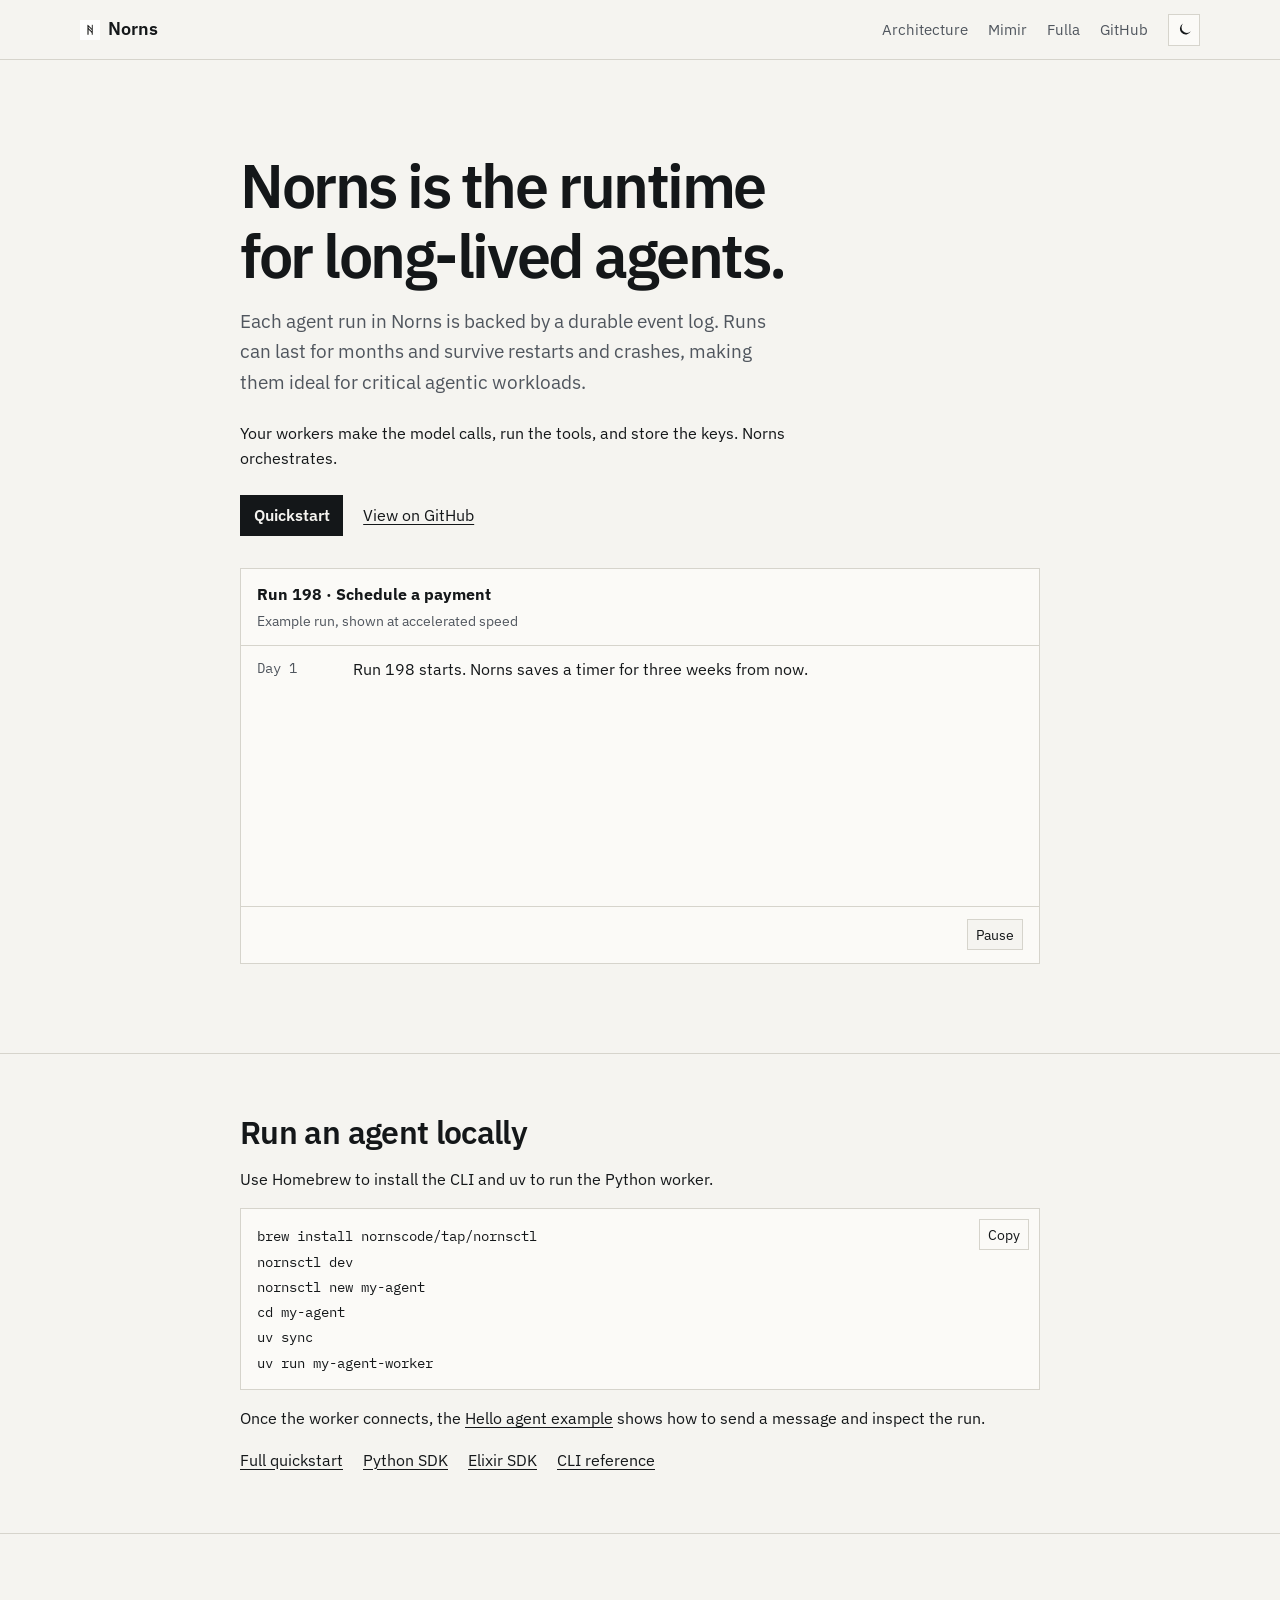
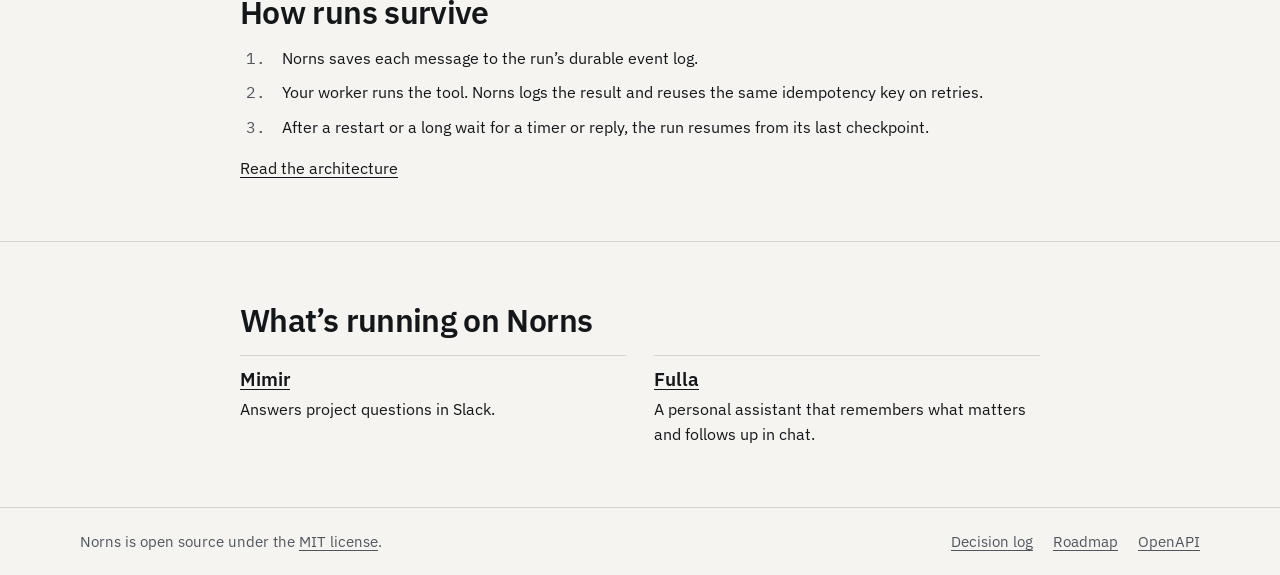
<file: index.html>
<!doctype html>
<html lang="en">
  <head>
    <meta charset="utf-8" />
    <meta name="viewport" content="width=device-width, initial-scale=1" />
    <title>Norns — The runtime for long-lived agents</title>
    <meta
      name="description"
      content="Norns is the open-source runtime for long-lived agents. Runs can wait for timers or replies and resume after workers disconnect or the runtime restarts."
    />
    <meta name="color-scheme" content="dark light" />
    <meta name="theme-color" content="#0b0d10" media="(prefers-color-scheme: dark)" />
    <meta name="theme-color" content="#f5f4f0" media="(prefers-color-scheme: light)" />

    <script>
      // Set theme before first paint to avoid flash-of-wrong-theme.
      (function () {
        try {
          var saved = localStorage.getItem("norns-theme");
          var prefersLight =
            window.matchMedia &&
            window.matchMedia("(prefers-color-scheme: light)").matches;
          document.documentElement.dataset.theme =
            saved || (prefersLight ? "light" : "dark");
        } catch (_) {
          document.documentElement.dataset.theme = "dark";
        }
      })();
    </script>

    <link rel="preconnect" href="https://fonts.googleapis.com" />
    <link rel="preconnect" href="https://fonts.gstatic.com" crossorigin />
    <link
      rel="stylesheet"
      href="https://fonts.googleapis.com/css2?family=IBM+Plex+Mono:wght@400;500&family=IBM+Plex+Sans:wght@400;500;600;700&display=swap"
    />

    <link rel="canonical" href="https://nornscode.com/" />

    <meta property="og:type" content="website" />
    <meta property="og:site_name" content="Norns" />
    <meta property="og:locale" content="en_US" />
    <meta property="og:url" content="https://nornscode.com/" />
    <meta property="og:title" content="Norns — The runtime for long-lived agents" />
    <meta
      property="og:description"
      content="Norns is the open-source runtime for long-lived agents. Runs can wait for timers or replies and resume after workers disconnect or the runtime restarts."
    />
    <meta property="og:image" content="https://nornscode.com/assets/og.png" />
    <meta property="og:image:secure_url" content="https://nornscode.com/assets/og.png" />
    <meta property="og:image:type" content="image/png" />
    <meta property="og:image:width" content="1200" />
    <meta property="og:image:height" content="630" />
    <meta
      property="og:image:alt"
      content="Norns run 189 finishes after 1 hour and 47 minutes without a worker."
    />

    <meta name="twitter:card" content="summary_large_image" />
    <meta name="twitter:title" content="Norns — The runtime for long-lived agents" />
    <meta
      name="twitter:description"
      content="Norns is the open-source runtime for long-lived agents. Runs can wait for timers or replies and resume after workers disconnect or the runtime restarts."
    />
    <meta name="twitter:image" content="https://nornscode.com/assets/og.png" />
    <meta
      name="twitter:image:alt"
      content="Norns run 189 finishes after 1 hour and 47 minutes without a worker."
    />

    <link rel="icon" href="/assets/norns-logo.png" type="image/png" />
    <link rel="stylesheet" href="/styles.css?v=runtime-hero-3" />

    <!-- Privacy-friendly analytics by Plausible -->
    <script
      async
      src="https://plausible.io/js/pa-_JMyf24UGkslu-gDfceR3.js"
    ></script>
    <script>
      window.plausible =
        window.plausible ||
        function () {
          (plausible.q = plausible.q || []).push(arguments);
        };
      plausible.init =
        plausible.init ||
        function (i) {
          plausible.o = i || {};
        };
      plausible.init();
    </script>
  </head>
  <body>
    <a class="skip" href="#main">Skip to content</a>

    <header class="nav" aria-label="Primary">
      <div class="wrap nav__inner">
        <a class="nav__brand" href="/" aria-label="Norns home">
          <img class="nav__logo" src="/assets/norns-logo.png" alt="" aria-hidden="true" />
          <span class="nav__wordmark">Norns</span>
        </a>
        <nav class="nav__links" aria-label="Resources">
          <a href="https://github.com/nornscode/norns/blob/main/docs/architecture.md">Architecture</a>
          <a href="/mimir/">Mimir</a>
          <a href="/fulla/">Fulla</a>
          <a href="https://github.com/nornscode/norns">GitHub</a>
          <button
            type="button"
            class="theme-toggle"
            data-theme-toggle
            aria-label="Toggle color theme"
            title="Toggle theme"
          >
            <svg class="theme-toggle__sun" aria-hidden="true" viewBox="0 0 16 16" fill="none" stroke="currentColor" stroke-width="1.4" stroke-linecap="round">
              <circle cx="8" cy="8" r="3" />
              <path d="M8 1.5v1.8M8 12.7v1.8M14.5 8h-1.8M3.3 8H1.5M12.6 3.4l-1.3 1.3M4.7 11.3l-1.3 1.3M12.6 12.6l-1.3-1.3M4.7 4.7L3.4 3.4" />
            </svg>
            <svg class="theme-toggle__moon" aria-hidden="true" viewBox="0 0 16 16" fill="currentColor">
              <path d="M6.8 1.8a6.4 6.4 0 108.6 8.6 5.3 5.3 0 01-8.6-8.6z" />
            </svg>
          </button>
        </nav>
      </div>
    </header>

    <main id="main">
      <section class="hero hero--home">
        <div class="wrap">
          <h1>Norns is the runtime for long-lived agents.</h1>
          <p class="lede">
            Each agent run in Norns is backed by a durable event log. Runs can last
            for months and survive restarts and crashes, making them ideal for
            critical agentic workloads.
          </p>
          <p class="hero__workers">Your workers make the model calls, run the tools, and store the keys. Norns orchestrates.</p>
          <div class="links">
            <a class="primary" href="#setup-heading">Quickstart</a>
            <a href="https://github.com/nornscode/norns">View on GitHub</a>
          </div>
          <figure class="panel run-trace" data-reminder-demo>
            <figcaption>
              <strong>Run 198 · Schedule a payment</strong>
              <span>Example run, shown at accelerated speed</span>
            </figcaption>
            <ol aria-label="Run events">
              <li data-reminder-step><code>Day 1</code><span>Run 198 starts. Norns saves a timer for three weeks from now.</span></li>
              <li data-reminder-step><code>+3 weeks</code><span>The timer fires. The agent wakes and requests a payment.</span></li>
              <li data-reminder-step><code>Worker A</code><span>The payment service accepts the charge. The worker crashes before reporting the result.</span></li>
              <li data-reminder-step><code>Worker B</code><span>A new worker connects. Norns resends the pending tool call with the same idempotency key.</span></li>
              <li data-reminder-step><code>Complete</code><span>The payment service returns the original receipt. Norns records it. One charge, one completed run.</span></li>
            </ol>
            <div class="panel-foot reminder__controls" hidden>
              <button type="button" data-reminder-play>Replay</button>
            </div>
          </figure>
        </div>
      </section>

      <section class="section" aria-labelledby="setup-heading">
        <div class="wrap content">
          <h2 id="setup-heading">Run an agent locally</h2>
          <p>Use Homebrew to install the CLI and uv to run the Python worker.</p>
          <div class="panel setup">
            <pre><code id="setup-commands">brew install nornscode/tap/nornsctl
nornsctl dev
nornsctl new my-agent
cd my-agent
uv sync
uv run my-agent-worker</code></pre>
            <button class="install__copy" type="button" data-copy-target="#setup-commands" aria-label="Copy setup commands">
              <span class="install__copy-default" aria-hidden="true">Copy</span>
              <span class="install__copy-done" aria-hidden="true">Copied</span>
            </button>
          </div>
          <p>Once the worker connects, the <a href="https://github.com/nornscode/norns-hello-agent">Hello agent example</a> shows how to send a message and inspect the run.</p>
          <div class="links">
            <a href="https://github.com/nornscode/norns#get-started">Full quickstart</a>
            <a href="https://github.com/nornscode/norns-sdk-python">Python SDK</a>
            <a href="https://github.com/nornscode/norns-sdk-elixir">Elixir SDK</a>
            <a href="https://github.com/nornscode/nornsctl">CLI reference</a>
          </div>
        </div>
      </section>

      <section class="section" id="system-heading" aria-labelledby="architecture-heading">
        <div class="wrap content">
          <h2 id="architecture-heading">How runs survive</h2>
          <ol class="run-steps" id="log-heading">
            <li>Norns saves each message to the run’s durable event log.</li>
            <li>Your worker runs the tool. Norns logs the result and reuses the same idempotency key on retries.</li>
            <li>After a restart or a long wait for a timer or reply, the run resumes from its last checkpoint.</li>
          </ol>
          <a href="https://github.com/nornscode/norns/blob/main/docs/architecture.md">Read the architecture</a>
        </div>
      </section>

      <section class="section" id="record-heading" aria-labelledby="examples-heading">
        <div class="wrap content">
          <h2 id="examples-heading">What’s running on Norns</h2>
          <div class="examples">
            <article>
              <h3><a href="/mimir/">Mimir</a></h3>
              <p>Answers project questions in Slack.</p>
            </article>
            <article>
              <h3><a href="/fulla/">Fulla</a></h3>
              <p>A personal assistant that remembers what matters and follows up in chat.</p>
            </article>
          </div>
        </div>
      </section>
    </main>

    <footer class="footer">
      <div class="wrap footer__inner">
        <p>Norns is open source under the <a href="https://github.com/nornscode/norns/blob/main/LICENSE">MIT license</a>.</p>
        <nav aria-label="Project resources">
          <a href="https://github.com/nornscode/norns/blob/main/docs/decision-log.md">Decision log</a>
          <a href="https://github.com/nornscode/norns/blob/main/docs/roadmap.md">Roadmap</a>
          <a href="https://github.com/nornscode/norns/blob/main/openapi.yaml">OpenAPI</a>
        </nav>
      </div>
    </footer>

    <script src="/script.js" defer></script>
  </body>
</html>
</file>
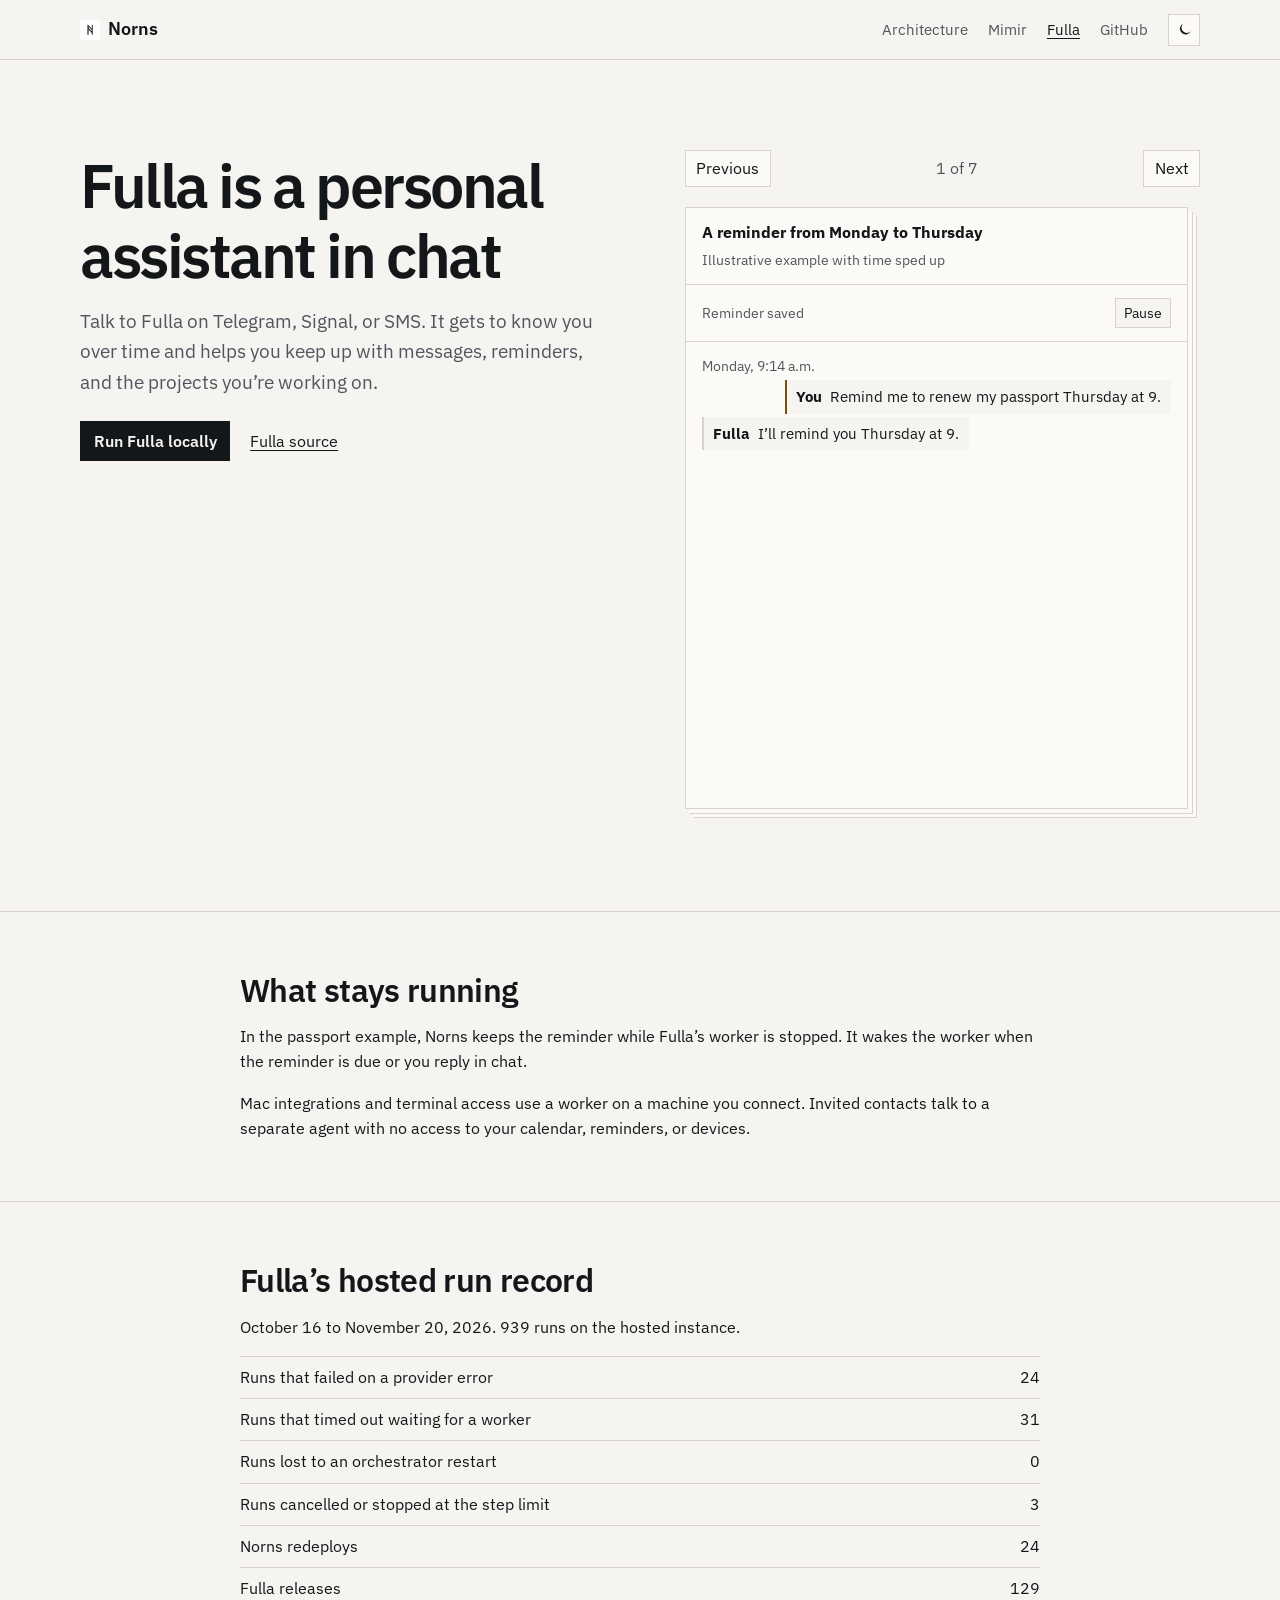
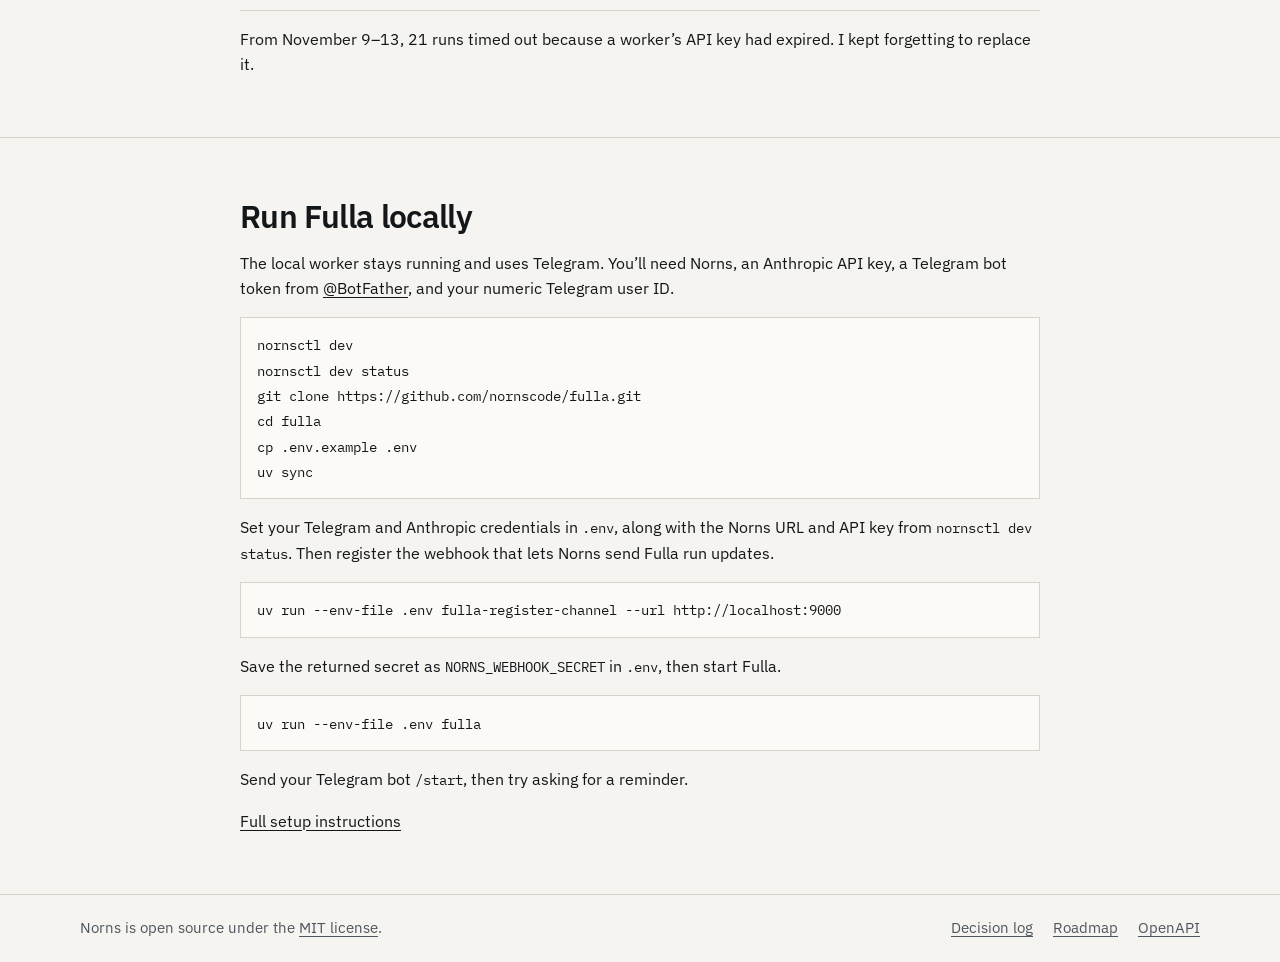
<file: fulla/index.html>
<!doctype html>
<html lang="en">
  <head>
    <meta charset="utf-8" />
    <meta name="viewport" content="width=device-width, initial-scale=1" />
    <title>Fulla — A personal assistant in chat</title>
    <meta
      name="description"
      content="Fulla remembers what matters to you, follows up on messages and reminders, and helps with your home and coding work from chat."
    />
    <meta name="color-scheme" content="dark light" />
    <meta name="theme-color" content="#0b0d10" media="(prefers-color-scheme: dark)" />
    <meta name="theme-color" content="#f5f4f0" media="(prefers-color-scheme: light)" />

    <script>
      (function () {
        try {
          var saved = localStorage.getItem("norns-theme");
          var prefersLight =
            window.matchMedia &&
            window.matchMedia("(prefers-color-scheme: light)").matches;
          document.documentElement.dataset.theme =
            saved || (prefersLight ? "light" : "dark");
        } catch (_) {
          document.documentElement.dataset.theme = "dark";
        }
      })();
    </script>

    <link rel="preconnect" href="https://fonts.googleapis.com" />
    <link rel="preconnect" href="https://fonts.gstatic.com" crossorigin />
    <link
      rel="stylesheet"
      href="https://fonts.googleapis.com/css2?family=IBM+Plex+Mono:wght@400;500&family=IBM+Plex+Sans:wght@400;500;600&display=swap"
    />

    <link rel="canonical" href="https://nornscode.com/fulla/" />

    <meta property="og:type" content="website" />
    <meta property="og:site_name" content="Norns" />
    <meta property="og:locale" content="en_US" />
    <meta property="og:url" content="https://nornscode.com/fulla/" />
    <meta property="og:title" content="Fulla — A personal assistant in chat" />
    <meta
      property="og:description"
      content="Fulla remembers what matters to you, follows up on messages and reminders, and helps with your home and coding work from chat."
    />
    <meta property="og:image" content="https://nornscode.com/assets/og-fulla.png" />
    <meta property="og:image:width" content="1200" />
    <meta property="og:image:height" content="630" />
    <meta property="og:image:alt" content="A Fulla reminder waits in Norns from Monday to Thursday." />

    <meta name="twitter:card" content="summary_large_image" />
    <meta name="twitter:title" content="Fulla — A personal assistant in chat" />
    <meta
      name="twitter:description"
      content="Fulla remembers what matters to you, follows up on messages and reminders, and helps with your home and coding work from chat."
    />
    <meta name="twitter:image" content="https://nornscode.com/assets/og-fulla.png" />
    <meta name="twitter:image:alt" content="A Fulla reminder waits in Norns from Monday to Thursday." />

    <link rel="icon" href="/assets/norns-logo.png" type="image/png" />
    <link rel="stylesheet" href="/styles.css" />
  </head>
  <body>
    <a class="skip" href="#main">Skip to content</a>

    <header class="nav" aria-label="Primary">
      <div class="wrap nav__inner">
        <a class="nav__brand" href="/" aria-label="Norns home">
          <img class="nav__logo" src="/assets/norns-logo.png" alt="" aria-hidden="true" />
          <span class="nav__wordmark">Norns</span>
        </a>
        <nav class="nav__links" aria-label="Resources">
          <a href="https://github.com/nornscode/norns/blob/main/docs/architecture.md">Architecture</a>
          <a href="/mimir/">Mimir</a>
          <a href="/fulla/" aria-current="page">Fulla</a>
          <a href="https://github.com/nornscode/norns">GitHub</a>
          <button
            type="button"
            class="theme-toggle"
            data-theme-toggle
            aria-label="Toggle color theme"
            title="Toggle theme"
          >
            <svg class="theme-toggle__sun" aria-hidden="true" viewBox="0 0 16 16" fill="none" stroke="currentColor" stroke-width="1.4" stroke-linecap="round">
              <circle cx="8" cy="8" r="3" />
              <path d="M8 1.5v1.8M8 12.7v1.8M14.5 8h-1.8M3.3 8H1.5M12.6 3.4l-1.3 1.3M4.7 11.3l-1.3 1.3M12.6 12.6l-1.3-1.3M4.7 4.7L3.4 3.4" />
            </svg>
            <svg class="theme-toggle__moon" aria-hidden="true" viewBox="0 0 16 16" fill="currentColor">
              <path d="M6.8 1.8a6.4 6.4 0 108.6 8.6 5.3 5.3 0 01-8.6-8.6z" />
            </svg>
          </button>
        </nav>
      </div>
    </header>

    <main id="main">
      <section class="wrap hero">
        <div>
          <h1>Fulla is a personal assistant in chat</h1>
          <p class="lede">
            Talk to Fulla on Telegram, Signal, or SMS. It gets to know you
            over time and helps you keep up with messages, reminders, and
            the projects you’re working on.
          </p>
          <div class="links">
            <a class="primary" href="#setup-heading">Run Fulla locally</a>
            <a href="https://github.com/nornscode/fulla">Fulla source</a>
          </div>
        </div>

        <section class="demo-stack" id="uses-heading" aria-label="Fulla examples" data-demo-deck>
          <div class="demo-deck__controls" role="group" aria-label="Browse examples" hidden>
            <button type="button" data-deck-previous>Previous</button>
            <span data-deck-position role="status"></span>
            <button type="button" data-deck-next>Next</button>
          </div>
          <figure class="panel reminder" data-reminder-demo>
            <figcaption>
              <strong>A reminder from Monday to Thursday</strong>
              <span>Illustrative example with time sped up</span>
            </figcaption>
            <div class="panel-foot reminder__controls" hidden>
              <span data-reminder-status></span>
              <button type="button" data-reminder-play>Replay</button>
            </div>
            <ol class="reminder__chat" aria-label="Reminder conversation">
              <li data-reminder-step="Reminder saved" data-hold="1800">
                <time>Monday, 9:14 a.m.</time>
                <p class="reminder__you"><strong>You</strong> Remind me to renew my passport Thursday at 9.</p>
                <p><strong>Fulla</strong> I’ll remind you Thursday at 9.</p>
              </li>
              <li class="reminder__wait" data-reminder-step="Worker off until Thursday" data-hold="1800">
                <span>Norns holds the reminder while the worker is off.</span>
              </li>
              <li data-reminder-step="Worker wakes and sends the reminder" data-hold="1600">
                <time>Thursday, 9 a.m.</time>
                <p><strong>Fulla</strong> Did you renew your passport?</p>
              </li>
              <li data-reminder-step="Run waits another hour" data-hold="1300">
                <time>Thursday, 9:40 a.m.</time>
                <p class="reminder__you"><strong>You</strong> Snooze 1 hour.</p>
              </li>
              <li data-reminder-step="Worker sends the follow-up" data-hold="1600">
                <time>Thursday, 10:40 a.m.</time>
                <p><strong>Fulla</strong> Did you renew your passport?</p>
              </li>
              <li data-reminder-step="Run complete">
                <time>Thursday, 11:05 a.m.</time>
                <p class="reminder__you"><strong>You</strong> Done.</p>
                <p><strong>Fulla</strong> Marked done.</p>
              </li>
            </ol>
          </figure>

          <figure class="panel reminder" data-reminder-demo>
            <figcaption>
              <strong>Screen your messages</strong>
              <span>Fulla can read recent iMessages with permission. You approve drafts before it sends them.</span>
            </figcaption>
            <div class="panel-foot reminder__controls" hidden>
              <button type="button" data-reminder-play>Replay</button>
            </div>
            <ol class="reminder__chat" aria-label="Example conversation">
              <li data-reminder-step><p><strong>Fulla</strong> Sam asked on Wednesday if you’re free for coffee. Still need to get back to them?</p></li>
              <li data-reminder-step><p class="reminder__you"><strong>You</strong> Yes. Can you draft a reply for Saturday morning?</p></li>
              <li data-reminder-step><p><strong>Fulla</strong> Draft to Sam: “Sorry for the slow reply. Coffee Saturday morning?”</p></li>
              <li data-reminder-step><p class="reminder__you"><strong>You</strong> Send.</p></li>
              <li data-reminder-step><p><strong>Fulla</strong> Sent.</p></li>
            </ol>
          </figure>

          <figure class="panel reminder" data-reminder-demo>
            <figcaption>
              <strong>Track important goals</strong>
            </figcaption>
            <div class="panel-foot reminder__controls" hidden>
              <button type="button" data-reminder-play>Replay</button>
            </div>
            <ol class="reminder__chat" aria-label="Example conversation">
              <li data-reminder-step>
                <time>Monday</time>
                <p class="reminder__you"><strong>You</strong> I’m trying to get back to the gym, but I’ve been short on sleep with the baby.</p>
              </li>
              <li data-reminder-step><p><strong>Fulla</strong> I’ll keep that in mind.</p></li>
              <li data-reminder-step>
                <time>Sunday morning</time>
                <p><strong>Fulla</strong> Your calendar’s clear this morning if you want to get to the gym.</p>
              </li>
              <li data-reminder-step>
                <time>Sunday night</time>
                <p class="reminder__you"><strong>You</strong> What should I be doing right now?</p>
              </li>
              <li data-reminder-step><p><strong>Fulla</strong> It’s nearly 11. If the baby’s settled, I’d call it a night and get some sleep.</p></li>
            </ol>
          </figure>

          <figure class="panel reminder" data-reminder-demo>
            <figcaption>
              <strong>Use your local tools</strong>
              <span>Terminal and tmux access use a connected machine. Cloud tasks can go to Claude Code or Codex.</span>
            </figcaption>
            <div class="panel-foot reminder__controls" hidden>
              <button type="button" data-reminder-play>Replay</button>
            </div>
            <ol class="reminder__chat" aria-label="Example conversation">
              <li data-reminder-step><p class="reminder__you"><strong>You</strong> Can you check the test run in tmux?</p></li>
              <li data-reminder-step><p><strong>Fulla</strong> It finished. One test failed when the settings file was empty.</p></li>
              <li data-reminder-step><p class="reminder__you"><strong>You</strong> Ask Codex to fix that in the cloud and tell me when the PR is ready.</p></li>
              <li data-reminder-step>
                <time>Later</time>
                <p><strong>Fulla</strong> The fix is up for review. The tests pass, including a new one for the empty file.</p>
              </li>
            </ol>
          </figure>

          <figure class="panel reminder" data-reminder-demo>
            <figcaption>
              <strong>Home automation via HomeKit</strong>
              <span>Fulla runs the HomeKit shortcuts you make available on your Mac.</span>
            </figcaption>
            <div class="panel-foot reminder__controls" hidden>
              <button type="button" data-reminder-play>Replay</button>
            </div>
            <ol class="reminder__chat" aria-label="Example conversation">
              <li data-reminder-step><p class="reminder__you"><strong>You</strong> Turn on the desk light.</p></li>
              <li data-reminder-step><p><strong>Fulla</strong> Desk light’s on.</p></li>
              <li data-reminder-step><p class="reminder__you"><strong>You</strong> Actually, turn it back off.</p></li>
              <li data-reminder-step><p><strong>Fulla</strong> It’s off.</p></li>
            </ol>
          </figure>

          <figure class="panel reminder" data-reminder-demo>
            <figcaption>
              <strong>Manage followups</strong>
            </figcaption>
            <div class="panel-foot reminder__controls" hidden>
              <button type="button" data-reminder-play>Replay</button>
            </div>
            <ol class="reminder__chat" aria-label="Example conversation">
              <li data-reminder-step>
                <time>10:48 a.m.</time>
                <p><strong>Fulla</strong> Did you follow up with Alex?</p>
              </li>
              <li data-reminder-step>
                <time>11:48 a.m.</time>
                <p class="reminder__you"><strong>You</strong> Done.</p>
              </li>
              <li data-reminder-step><p><strong>Fulla</strong> Marked “Follow up with Alex” done.</p></li>
            </ol>
          </figure>

          <figure class="panel reminder" data-reminder-demo>
            <figcaption>
              <strong>Help with personal tasks</strong>
            </figcaption>
            <div class="panel-foot reminder__controls" hidden>
              <button type="button" data-reminder-play>Replay</button>
            </div>
            <ol class="reminder__chat" aria-label="Example conversation">
              <li data-reminder-step><p class="reminder__you"><strong>You</strong> What goes well with cod and mashed potatoes? Lemon?</p></li>
              <li data-reminder-step><p><strong>Fulla</strong> Lemon, definitely. I’d do peas on the side and finish the cod with lemon and caper butter.</p></li>
              <li data-reminder-step><p class="reminder__you"><strong>You</strong> What would you do with the peas?</p></li>
              <li data-reminder-step><p><strong>Fulla</strong> Frozen peas are fine. Warm them through, then toss with butter, salt, and a squeeze of lemon.</p></li>
            </ol>
          </figure>
        </section>
      </section>

      <section class="section" id="how-heading" aria-labelledby="behavior-heading">
        <div class="wrap content">
          <h2 id="behavior-heading">What stays running</h2>
          <p>
            In the passport example, Norns keeps the reminder while Fulla’s worker
            is stopped. It wakes the worker when the reminder is due or you
            reply in chat.
          </p>
          <p>
            Mac integrations and terminal access use a worker on a machine
            you connect. Invited contacts talk to a separate agent with no
            access to your calendar, reminders, or devices.
          </p>
        </div>
      </section>

      <section class="section" aria-labelledby="record-heading">
        <div class="wrap content">
          <h2 id="record-heading">Fulla’s hosted run record</h2>
          <p>October 16 to November 20, 2026. 939 runs on the hosted instance.</p>
          <table class="stats" aria-labelledby="record-heading">
            <tbody>
              <tr><th scope="row">Runs that failed on a provider error</th><td>24</td></tr>
              <tr><th scope="row">Runs that timed out waiting for a worker</th><td>31</td></tr>
              <tr><th scope="row">Runs lost to an orchestrator restart</th><td>0</td></tr>
              <tr><th scope="row">Runs cancelled or stopped at the step limit</th><td>3</td></tr>
              <tr><th scope="row">Norns redeploys</th><td>24</td></tr>
              <tr><th scope="row">Fulla releases</th><td>129</td></tr>
            </tbody>
          </table>
          <p>From November 9–13, 21 runs timed out because a worker’s API key had expired. I kept forgetting to replace it.</p>
        </div>
      </section>

      <section class="section" id="run-heading" aria-labelledby="setup-heading">
        <div class="wrap content">
          <h2 id="setup-heading">Run Fulla locally</h2>
          <p>
            The local worker stays running and uses Telegram. You’ll need
            Norns, an Anthropic API key, a Telegram bot token from
            <a href="https://t.me/BotFather">@BotFather</a>, and your numeric Telegram user ID.
          </p>
          <pre class="panel"><code>nornsctl dev
nornsctl dev status
git clone https://github.com/nornscode/fulla.git
cd fulla
cp .env.example .env
uv sync</code></pre>
          <p>
            Set your Telegram and Anthropic credentials in <code>.env</code>,
            along with the Norns URL and API key from <code>nornsctl dev status</code>.
            Then register the webhook that lets Norns send Fulla run updates.
          </p>
          <pre class="panel"><code>uv run --env-file .env fulla-register-channel --url http://localhost:9000</code></pre>
          <p>Save the returned secret as <code>NORNS_WEBHOOK_SECRET</code> in <code>.env</code>, then start Fulla.</p>
          <pre class="panel"><code>uv run --env-file .env fulla</code></pre>
          <p>Send your Telegram bot <code>/start</code>, then try asking for a reminder.</p>
          <a href="https://github.com/nornscode/fulla#run-locally">Full setup instructions</a>
        </div>
      </section>
    </main>

    <footer class="footer">
      <div class="wrap footer__inner">
        <p>Norns is open source under the <a href="https://github.com/nornscode/norns/blob/main/LICENSE">MIT license</a>.</p>
        <nav aria-label="Project resources">
          <a href="https://github.com/nornscode/norns/blob/main/docs/decision-log.md">Decision log</a>
          <a href="https://github.com/nornscode/norns/blob/main/docs/roadmap.md">Roadmap</a>
          <a href="https://github.com/nornscode/norns/blob/main/openapi.yaml">OpenAPI</a>
        </nav>
      </div>
    </footer>

    <script src="/script.js" defer></script>
  </body>
</html>
</file>
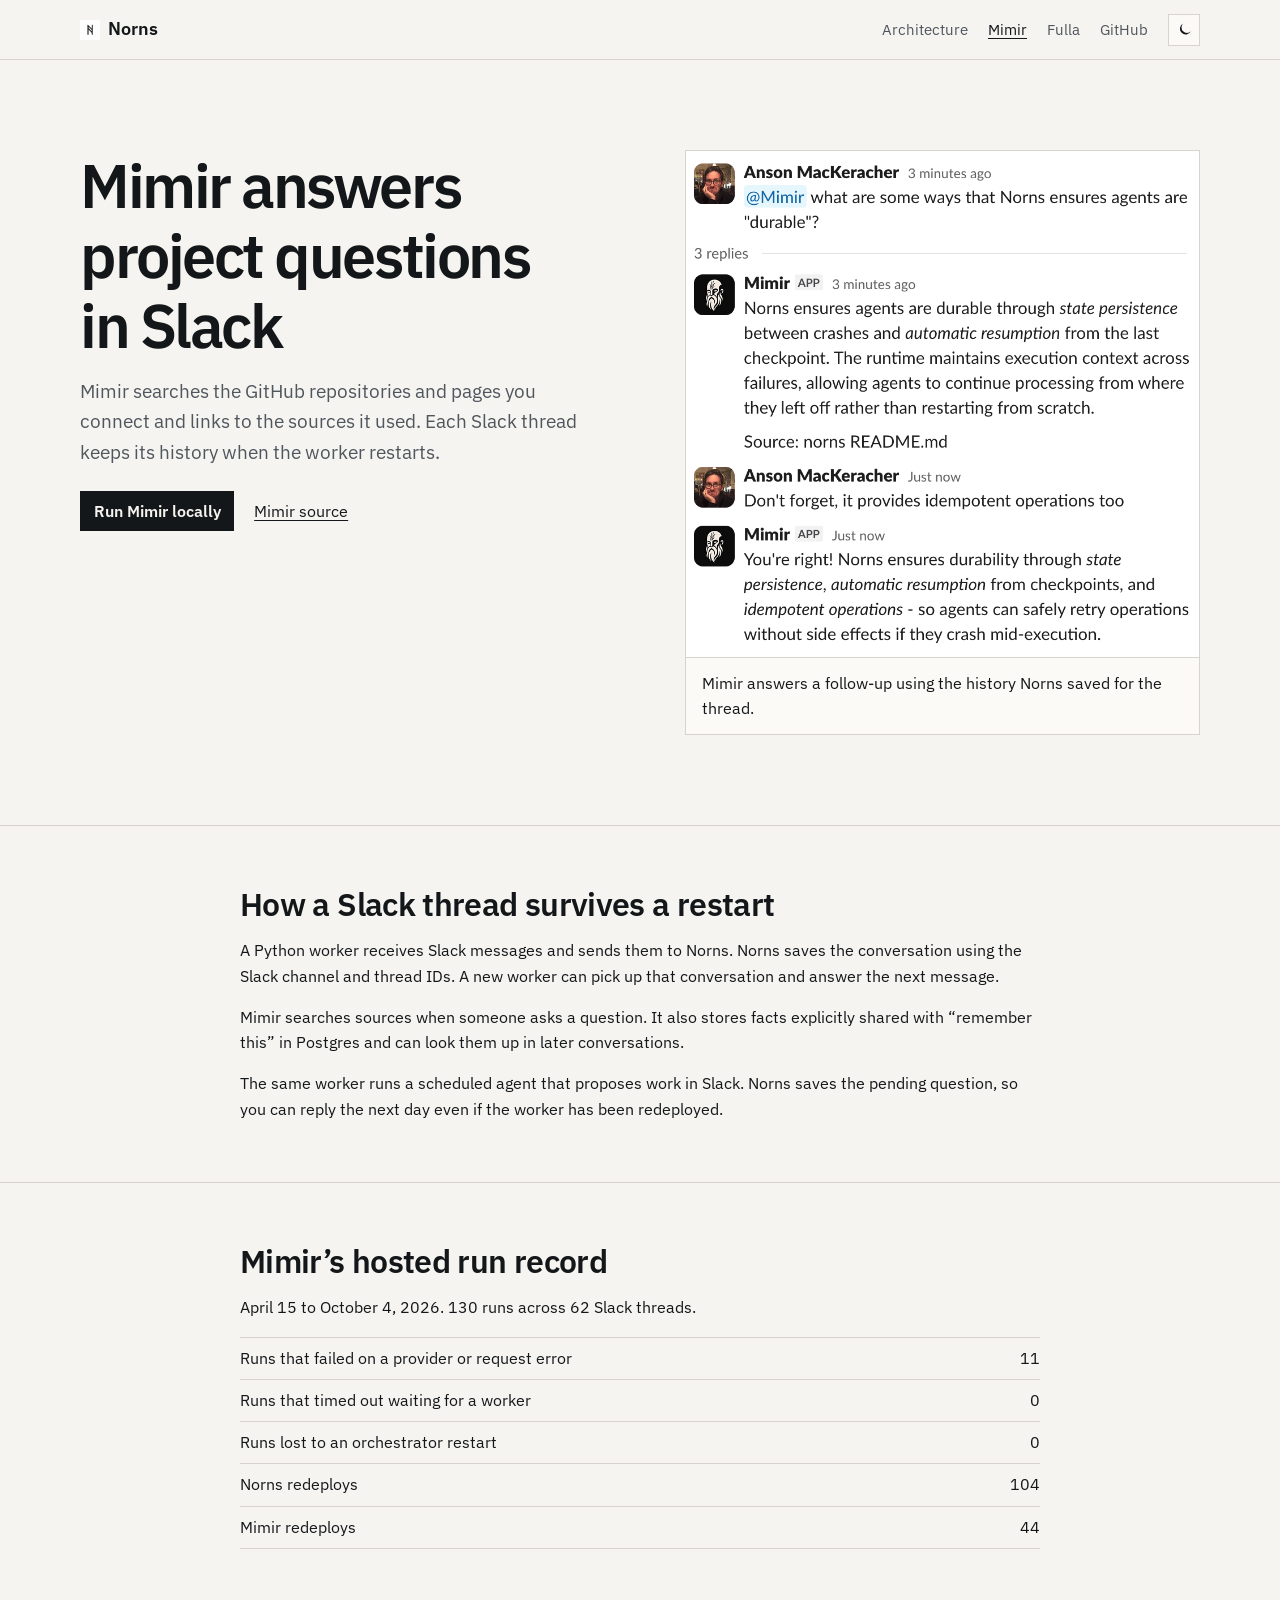
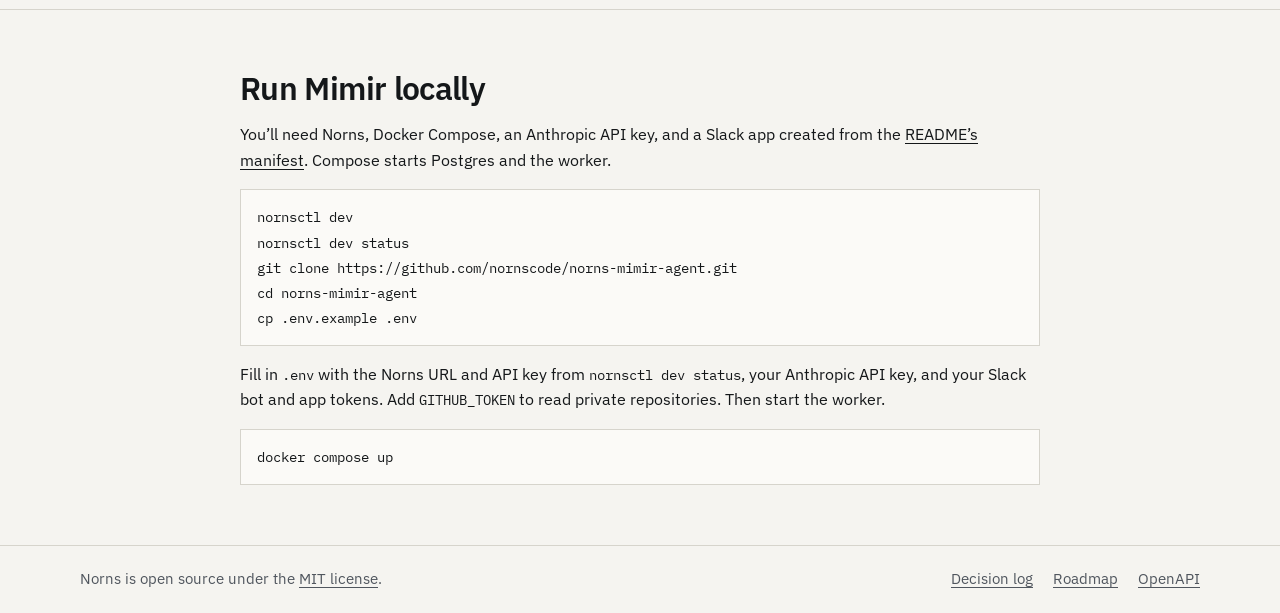
<file: mimir/index.html>
<!doctype html>
<html lang="en">
  <head>
    <meta charset="utf-8" />
    <meta name="viewport" content="width=device-width, initial-scale=1" />
    <title>Mimir — Project questions in Slack</title>
    <meta
      name="description"
      content="Mimir searches connected GitHub repositories and pages to answer project questions in Slack. Norns saves each thread’s history."
    />
    <meta name="color-scheme" content="dark light" />
    <meta name="theme-color" content="#0b0d10" media="(prefers-color-scheme: dark)" />
    <meta name="theme-color" content="#f5f4f0" media="(prefers-color-scheme: light)" />

    <script>
      (function () {
        try {
          var saved = localStorage.getItem("norns-theme");
          var prefersLight =
            window.matchMedia &&
            window.matchMedia("(prefers-color-scheme: light)").matches;
          document.documentElement.dataset.theme =
            saved || (prefersLight ? "light" : "dark");
        } catch (_) {
          document.documentElement.dataset.theme = "dark";
        }
      })();
    </script>

    <link rel="preconnect" href="https://fonts.googleapis.com" />
    <link rel="preconnect" href="https://fonts.gstatic.com" crossorigin />
    <link
      rel="stylesheet"
      href="https://fonts.googleapis.com/css2?family=IBM+Plex+Mono:wght@400;500&family=IBM+Plex+Sans:wght@400;500;600&display=swap"
    />

    <link rel="canonical" href="https://nornscode.com/mimir/" />

    <meta property="og:type" content="website" />
    <meta property="og:site_name" content="Norns" />
    <meta property="og:locale" content="en_US" />
    <meta property="og:url" content="https://nornscode.com/mimir/" />
    <meta property="og:title" content="Mimir — Project questions in Slack" />
    <meta
      property="og:description"
      content="Mimir searches connected GitHub repositories and pages to answer project questions in Slack. Norns saves each thread’s history."
    />
    <meta property="og:image" content="https://nornscode.com/assets/og-mimir.png" />
    <meta property="og:image:width" content="1200" />
    <meta property="og:image:height" content="630" />
    <meta property="og:image:alt" content="Mimir answers a follow-up in a Slack thread." />

    <meta name="twitter:card" content="summary_large_image" />
    <meta name="twitter:title" content="Mimir — Project questions in Slack" />
    <meta
      name="twitter:description"
      content="Mimir searches connected GitHub repositories and pages to answer project questions in Slack. Norns saves each thread’s history."
    />
    <meta name="twitter:image" content="https://nornscode.com/assets/og-mimir.png" />
    <meta name="twitter:image:alt" content="Mimir answers a follow-up in a Slack thread." />

    <link rel="icon" href="/assets/norns-logo.png" type="image/png" />
    <link rel="stylesheet" href="/styles.css" />
  </head>
  <body>
    <a class="skip" href="#main">Skip to content</a>

    <header class="nav" aria-label="Primary">
      <div class="wrap nav__inner">
        <a class="nav__brand" href="/" aria-label="Norns home">
          <img class="nav__logo" src="/assets/norns-logo.png" alt="" aria-hidden="true" />
          <span class="nav__wordmark">Norns</span>
        </a>
        <nav class="nav__links" aria-label="Resources">
          <a href="https://github.com/nornscode/norns/blob/main/docs/architecture.md">Architecture</a>
          <a href="/mimir/" aria-current="page">Mimir</a>
          <a href="/fulla/">Fulla</a>
          <a href="https://github.com/nornscode/norns">GitHub</a>
          <button
            type="button"
            class="theme-toggle"
            data-theme-toggle
            aria-label="Toggle color theme"
            title="Toggle theme"
          >
            <svg class="theme-toggle__sun" aria-hidden="true" viewBox="0 0 16 16" fill="none" stroke="currentColor" stroke-width="1.4" stroke-linecap="round">
              <circle cx="8" cy="8" r="3" />
              <path d="M8 1.5v1.8M8 12.7v1.8M14.5 8h-1.8M3.3 8H1.5M12.6 3.4l-1.3 1.3M4.7 11.3l-1.3 1.3M12.6 12.6l-1.3-1.3M4.7 4.7L3.4 3.4" />
            </svg>
            <svg class="theme-toggle__moon" aria-hidden="true" viewBox="0 0 16 16" fill="currentColor">
              <path d="M6.8 1.8a6.4 6.4 0 108.6 8.6 5.3 5.3 0 01-8.6-8.6z" />
            </svg>
          </button>
        </nav>
      </div>
    </header>

    <main id="main">
      <section class="wrap hero">
        <div>
          <h1>Mimir answers project questions in Slack</h1>
          <p class="lede">
            Mimir searches the GitHub repositories and pages you connect and
            links to the sources it used. Each Slack thread keeps its history
            when the worker restarts.
          </p>
          <div class="links">
            <a class="primary" href="#setup-heading">Run Mimir locally</a>
            <a href="https://github.com/nornscode/norns-mimir-agent">Mimir source</a>
          </div>
        </div>

        <figure class="panel screenshot">
          <img src="/assets/mimir-slack.png" width="906" height="894"
            alt="A Slack user asks how Norns recovers after a crash, then follows up about idempotency. Mimir answers both in the same thread." />
          <figcaption>Mimir answers a follow-up using the history Norns saved for the thread.</figcaption>
        </figure>
      </section>

      <section class="section" id="how-heading" aria-labelledby="behavior-heading">
        <div class="wrap content">
          <h2 id="behavior-heading">How a Slack thread survives a restart</h2>
          <p>
            A Python worker receives Slack messages and sends them to Norns.
            Norns saves the conversation using the Slack channel and thread IDs.
            A new worker can pick up that conversation and answer the next message.
          </p>
          <p>
            Mimir searches sources when someone asks a question. It also stores
            facts explicitly shared with “remember this” in Postgres and can
            look them up in later conversations.
          </p>
          <p>
            The same worker runs a scheduled agent that proposes work in Slack.
            Norns saves the pending question, so you can reply the next day
            even if the worker has been redeployed.
          </p>
        </div>
      </section>

      <section class="section" aria-labelledby="record-heading">
        <div class="wrap content">
          <h2 id="record-heading">Mimir’s hosted run record</h2>
          <p>April 15 to October 4, 2026. 130 runs across 62 Slack threads.</p>
          <table class="stats" aria-labelledby="record-heading">
            <tbody>
              <tr><th scope="row">Runs that failed on a provider or request error</th><td>11</td></tr>
              <tr><th scope="row">Runs that timed out waiting for a worker</th><td>0</td></tr>
              <tr><th scope="row">Runs lost to an orchestrator restart</th><td>0</td></tr>
              <tr><th scope="row">Norns redeploys</th><td>104</td></tr>
              <tr><th scope="row">Mimir redeploys</th><td>44</td></tr>
            </tbody>
          </table>
        </div>
      </section>

      <section class="section" id="run-heading" aria-labelledby="setup-heading">
        <div class="wrap content">
          <h2 id="setup-heading">Run Mimir locally</h2>
          <p>
            You’ll need Norns, Docker Compose, an Anthropic API key, and a Slack
            app created from the <a href="https://github.com/nornscode/norns-mimir-agent#readme">README’s manifest</a>.
            Compose starts Postgres and the worker.
          </p>
          <pre class="panel"><code>nornsctl dev
nornsctl dev status
git clone https://github.com/nornscode/norns-mimir-agent.git
cd norns-mimir-agent
cp .env.example .env</code></pre>
          <p>
            Fill in <code>.env</code> with the Norns URL and API key from
            <code>nornsctl dev status</code>, your Anthropic API key, and your Slack
            bot and app tokens. Add <code>GITHUB_TOKEN</code> to read private
            repositories. Then start the worker.
          </p>
          <pre class="panel"><code>docker compose up</code></pre>
        </div>
      </section>
    </main>

    <footer class="footer">
      <div class="wrap footer__inner">
        <p>Norns is open source under the <a href="https://github.com/nornscode/norns/blob/main/LICENSE">MIT license</a>.</p>
        <nav aria-label="Project resources">
          <a href="https://github.com/nornscode/norns/blob/main/docs/decision-log.md">Decision log</a>
          <a href="https://github.com/nornscode/norns/blob/main/docs/roadmap.md">Roadmap</a>
          <a href="https://github.com/nornscode/norns/blob/main/openapi.yaml">OpenAPI</a>
        </nav>
      </div>
    </footer>

    <script src="/script.js" defer></script>
  </body>
</html>
</file>
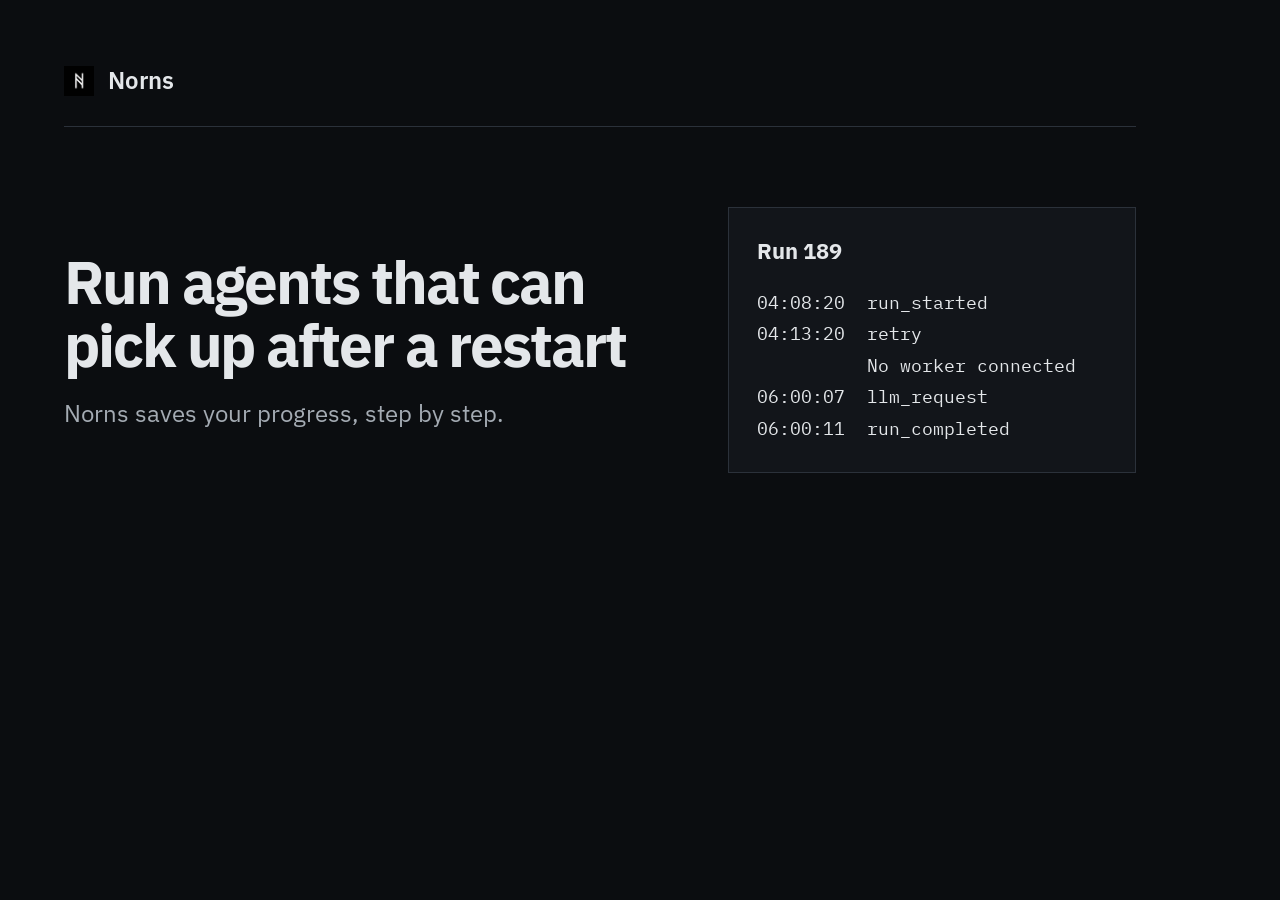
<file: assets/og.html>
<!doctype html>
<!-- Social card source. Capture at 1200 × 630: default for og.png,
     #mimir for og-mimir.png, and #fulla for og-fulla.png. -->
<html lang="en">
<head>
  <meta charset="utf-8" />
  <title>Norns social cards</title>
  <link rel="stylesheet" href="https://fonts.googleapis.com/css2?family=IBM+Plex+Mono&family=IBM+Plex+Sans:wght@400;600&display=swap" />
  <style>
    * { box-sizing: border-box; }
    body {
      width: 1200px;
      height: 630px;
      margin: 0;
      padding: 64px;
      background: #0b0d10;
      color: #e4e7ea;
      font: 24px/1.4 "IBM Plex Sans", system-ui, sans-serif;
    }
    header {
      display: flex;
      align-items: center;
      gap: 14px;
      padding-bottom: 28px;
      border-bottom: 1px solid #2b313a;
      font-weight: 600;
    }
    header img { filter: invert(1); }
    section {
      display: none;
      align-items: center;
      gap: 42px;
      height: 427px;
      grid-template-columns: minmax(0, 1fr) 408px;
    }
    #norns, section:target { display: grid; }
    section:target ~ #norns { display: none; }
    h1 { margin: 0; font-size: 60px; line-height: 1.06; letter-spacing: -0.035em; }
    p { margin: 20px 0 0; color: #a4abb3; }
    aside {
      border: 1px solid #2b313a;
      background: #12151a;
      padding: 28px;
      font-size: 22px;
    }
    aside p { font-size: 20px; }
    pre { margin: 20px 0 0; font: 18px/1.75 "IBM Plex Mono", monospace; }
    .slack {
      width: 100%;
      max-height: 354px;
      object-fit: contain;
      object-position: right center;
    }
  </style>
</head>
<body>
  <header><img src="norns-logo.png" alt="" width="30" height="30" /> Norns</header>
  <section id="mimir">
    <div>
      <h1>Mimir answers project questions in Slack</h1>
      <p>Norns saves each thread’s history so the conversation can continue after a restart.</p>
    </div>
    <img class="slack" src="mimir-slack.png" alt="Mimir answers a follow-up in a Slack thread." />
  </section>
  <section id="fulla">
    <div>
      <h1>Fulla sends reminders and follows up in chat</h1>
      <p>Each reminder waits in Norns while the worker is stopped.</p>
    </div>
    <aside>
      <strong>Monday, 9:14 a.m.</strong>
      <p>Remind me to renew my passport Thursday at 9.</p>
      <p><strong>Thursday, 9 a.m.</strong></p>
      <p>Did you renew your passport?</p>
    </aside>
  </section>
  <section id="norns">
    <div>
      <h1>Run agents that can pick up after a restart</h1>
      <p>Norns saves your progress, step by step.</p>
    </div>
    <aside>
      <strong>Run 189</strong>
      <pre>04:08:20  run_started
04:13:20  retry
          No worker connected
06:00:07  llm_request
06:00:11  run_completed</pre>
    </aside>
  </section>
</body>
</html>
</file>
<file: styles.css>
:root {
  color-scheme: dark;
  --bg: #0b0d10;
  --panel: #12151a;
  --line: #2b313a;
  --fg: #e4e7ea;
  --muted: #a4abb3;
  --accent: #e4b871;
  --logo-invert: 1;
  --sans: "IBM Plex Sans", system-ui, sans-serif;
  --mono: "IBM Plex Mono", ui-monospace, monospace;
}

:root[data-theme="light"] {
  color-scheme: light;
  --bg: #f5f4f0;
  --panel: #fbfaf7;
  --line: #d6d4cc;
  --fg: #141719;
  --muted: #50565e;
  --accent: #79500f;
  --logo-invert: 0;
}

*, *::before, *::after {
  box-sizing: border-box;
}

html {
  background: var(--bg);
  color: var(--fg);
  font: 100%/1.58 var(--sans);
}

body, figure, h1, h2, h3, p, pre {
  margin: 0;
}

h1, h2, h3 {
  line-height: 1.14;
  font-weight: 600;
}

h1 {
  max-width: 16ch;
  font-size: clamp(2.35rem, 4.8vw, 4rem);
  letter-spacing: -0.04em;
  text-wrap: balance;
}

h2 {
  font-size: clamp(1.55rem, 3vw, 2rem);
  letter-spacing: -0.02em;
}

h3 {
  font-size: 1.2rem;
}

a {
  color: inherit;
  text-underline-offset: 0.18em;
}

a:hover {
  color: var(--accent);
}

:focus-visible {
  outline: 2px solid var(--accent);
  outline-offset: 3px;
}

button {
  cursor: pointer;
  font: inherit;
}

code, pre {
  font-family: var(--mono);
  font-variant-ligatures: none;
}

code {
  font-size: 0.9em;
}

.skip {
  position: absolute;
  top: 0.5rem;
  left: 0.5rem;
  padding: 0.5rem 0.75rem;
  transform: translateY(-200%);
  background: var(--bg);
  z-index: 1;
}

.skip:focus {
  transform: none;
}

.wrap {
  width: min(100% - 2 * clamp(1rem, 4vw, 2.5rem), 70rem);
  margin-inline: auto;
}

.hero--home > .wrap, .content {
  max-width: 50rem;
}

.nav, .section, .footer {
  border-block-start: 1px solid var(--line);
}

.nav {
  border-block-start: 0;
  border-block-end: 1px solid var(--line);
}

.nav__inner, .nav__links, .nav__brand, .links, .footer__inner, .footer nav {
  display: flex;
  align-items: center;
}

.nav__inner, .footer__inner {
  justify-content: space-between;
  gap: 1rem 1.5rem;
  padding-block: 0.85rem;
}

.nav__brand {
  gap: 0.5rem;
  font-size: 1.125rem;
  font-weight: 600;
  text-decoration: none;
}

.nav__logo {
  width: 1.25rem;
  height: 1.25rem;
  filter: invert(var(--logo-invert));
}

.nav__links, .links, .footer nav {
  flex-wrap: wrap;
  gap: 0.55rem 1.25rem;
}

.nav__links, .footer {
  font-size: 0.9375rem;
}

.nav__links a {
  color: var(--muted);
  text-decoration: none;
}

.nav__links a:hover, .nav__links [aria-current="page"] {
  color: var(--fg);
  text-decoration: underline;
}

.theme-toggle, .install__copy {
  border: 1px solid var(--line);
  background: var(--panel);
  color: var(--fg);
}

.theme-toggle:hover, .install__copy:hover {
  border-color: var(--accent);
}

.theme-toggle {
  display: grid;
  place-items: center;
  width: 2rem;
  height: 2rem;
  padding: 0;
}

.theme-toggle svg {
  width: 0.9rem;
  height: 0.9rem;
}

.theme-toggle__moon,
:root[data-theme="light"] .theme-toggle__sun {
  display: none;
}

:root[data-theme="light"] .theme-toggle__moon {
  display: block;
}

.hero {
  display: grid;
  grid-template-columns: minmax(0, 1.05fr) minmax(0, 1fr);
  align-items: start;
  gap: clamp(1.75rem, 5vw, 4rem);
  padding-block: clamp(2.5rem, 7vw, 6rem);
}

.hero--home {
  display: block;
}

.run-trace {
  margin-top: 2rem;
}

.run-trace ol {
  list-style: none;
  margin: 0;
  padding: 0;
}

.run-trace li {
  display: grid;
  grid-template-columns: 8ch minmax(0, 1fr);
  gap: 1rem;
  padding: 0.65rem 1rem;
  border-top: 1px solid var(--line);
}

.run-trace code {
  color: var(--muted);
}

.run-trace [data-pending] {
  visibility: hidden;
}

.hero__workers {
  max-width: 58ch;
  margin-bottom: 1.5rem;
}

.lede {
  max-width: 48ch;
  margin-block: 1rem 1.5rem;
  color: var(--muted);
  font-size: clamp(1.0625rem, 1.65vw, 1.2rem);
}

.primary {
  padding: 0.48rem 0.85rem;
  background: var(--fg);
  color: var(--bg);
  font-weight: 600;
  text-decoration: none;
}

.primary:hover {
  background: var(--accent);
  color: var(--bg);
}

.panel {
  border: 1px solid var(--line);
  background: var(--panel);
}

.panel figcaption, .panel-foot {
  padding: 0.8rem 1rem;
}

.panel figcaption span {
  display: block;
  margin-top: 0.2rem;
}

.panel figcaption span, .panel-foot, .footer {
  color: var(--muted);
}

.panel figcaption span, .panel-foot {
  font-size: 0.875rem;
}

.panel-foot, .screenshot figcaption {
  border-top: 1px solid var(--line);
}

.stats {
  width: 100%;
  border-collapse: collapse;
  border-bottom: 1px solid var(--line);
  text-align: left;
}

.stats th, .stats td {
  border-top: 1px solid var(--line);
  padding: 0.5rem 1rem;
}

.screenshot img {
  display: block;
  width: 100%;
  height: auto;
}

.demo-stack {
  display: grid;
  min-width: 0;
  gap: 1.25rem;
  width: 100%;
}

.demo-deck__controls:not([hidden]) {
  display: flex;
  justify-content: space-between;
  align-items: center;
  gap: 0.75rem;
}

.demo-deck__controls button {
  padding: 0.3rem 0.65rem;
  border: 1px solid var(--line);
  background: var(--panel);
  color: var(--fg);
}

.demo-deck__controls button:hover {
  border-color: var(--accent);
}

.demo-deck__controls span {
  color: var(--muted);
  font-variant-numeric: tabular-nums;
}

.demo-deck__controls:not([hidden]) ~ .reminder:not([hidden]) {
  position: relative;
  width: calc(100% - 0.75rem);
  margin-bottom: 0.75rem;
  box-shadow:
    4px 4px 0 var(--panel), 5px 5px 0 var(--line),
    8px 8px 0 var(--panel), 9px 9px 0 var(--line);
}

.reminder__chat {
  display: grid;
  gap: 0.55rem;
  margin: 0;
  padding: 0.8rem 1rem;
  border-top: 1px solid var(--line);
  list-style: none;
}

.reminder__chat li {
  display: grid;
  gap: 0.22rem;
}

.reminder__chat time {
  color: var(--muted);
  font-size: 0.875rem;
}

.reminder__chat p {
  justify-self: start;
  padding: 0.3rem 0.6rem;
  border-inline-start: 2px solid var(--line);
  background: var(--bg);
  font-size: 0.9375rem;
}

.reminder__chat p strong {
  margin-inline-end: 0.25rem;
}

.reminder__chat .reminder__you {
  justify-self: end;
  border-inline-start-color: var(--accent);
}

.reminder__wait {
  padding-block: 0.2rem;
  text-align: center;
  font-size: 0.875rem;
  color: var(--muted);
}

.reminder__chat [data-pending] {
  opacity: 0;
}

.reminder__controls:not([hidden]) {
  display: flex;
  justify-content: space-between;
  align-items: center;
  gap: 0.75rem;
}

.reminder__controls button {
  margin-inline-start: auto;
  padding: 0.2rem 0.5rem;
  border: 1px solid var(--line);
  background: var(--bg);
  color: var(--fg);
}

.reminder__controls button:hover {
  border-color: var(--accent);
}

@media (prefers-reduced-motion: no-preference) {
  .reminder__chat li {
    transition: opacity 180ms ease;
  }
}

.content {
  display: grid;
  grid-template-columns: minmax(0, 1fr);
  justify-items: start;
  gap: 1rem;
  padding-block: clamp(2rem, 5vw, 3.75rem);
}

.content > * {
  max-width: 100%;
}

.run-steps {
  margin: 0;
  padding-inline-start: 2.25rem;
}

.run-steps li {
  padding-inline-start: 0.35rem;
}

.run-steps li + li {
  margin-block-start: 0.55rem;
}

.run-steps li::marker {
  color: var(--muted);
  font-family: var(--mono);
}

.content > h2 {
  scroll-margin-top: 1rem;
}

.setup {
  display: flex;
  align-items: start;
  justify-content: space-between;
  width: 100%;
}

.setup pre, pre.panel {
  overflow-x: auto;
  padding: 0.9rem 1rem;
}

pre.panel {
  width: 100%;
}

.install__copy {
  margin: 0.65rem 0.65rem 0 0;
  padding: 0.2rem 0.5rem;
  font-size: 0.875rem;
}

.install__copy-done, .install__copy.is-copied .install__copy-default {
  display: none;
}

.install__copy.is-copied .install__copy-done {
  display: inline;
}

.stats th {
  padding-inline-start: 0;
  font-weight: 400;
}

.stats td {
  padding-inline-end: 0;
  text-align: right;
  font-variant-numeric: tabular-nums;
}

.examples {
  display: grid;
  grid-template-columns: repeat(2, minmax(0, 1fr));
  gap: 1rem 1.75rem;
  width: 100%;
}

.examples article {
  border-top: 1px solid var(--line);
  padding-top: 0.75rem;
}

.examples p {
  margin-top: 0.45rem;
}

.footer__inner {
  flex-wrap: wrap;
  padding-block: 1.35rem;
}

@media (max-width: 52rem) {
  .hero {
    grid-template-columns: minmax(0, 1fr);
  }

  .hero > figure,
  .hero > .demo-stack {
    width: min(100%, 34rem);
  }
}

@media (max-width: 32rem) {
  .nav__inner {
    flex-wrap: wrap;
    gap: 0.5rem 1rem;
  }

  .nav__links {
    gap: 0.35rem 0.85rem;
  }

  .setup {
    flex-direction: column-reverse;
    align-items: flex-end;
  }

  .setup pre {
    width: 100%;
  }

  .setup pre, pre.panel {
    white-space: pre-wrap;
    overflow-wrap: anywhere;
  }

  .examples {
    grid-template-columns: 1fr;
  }
}
</file>
